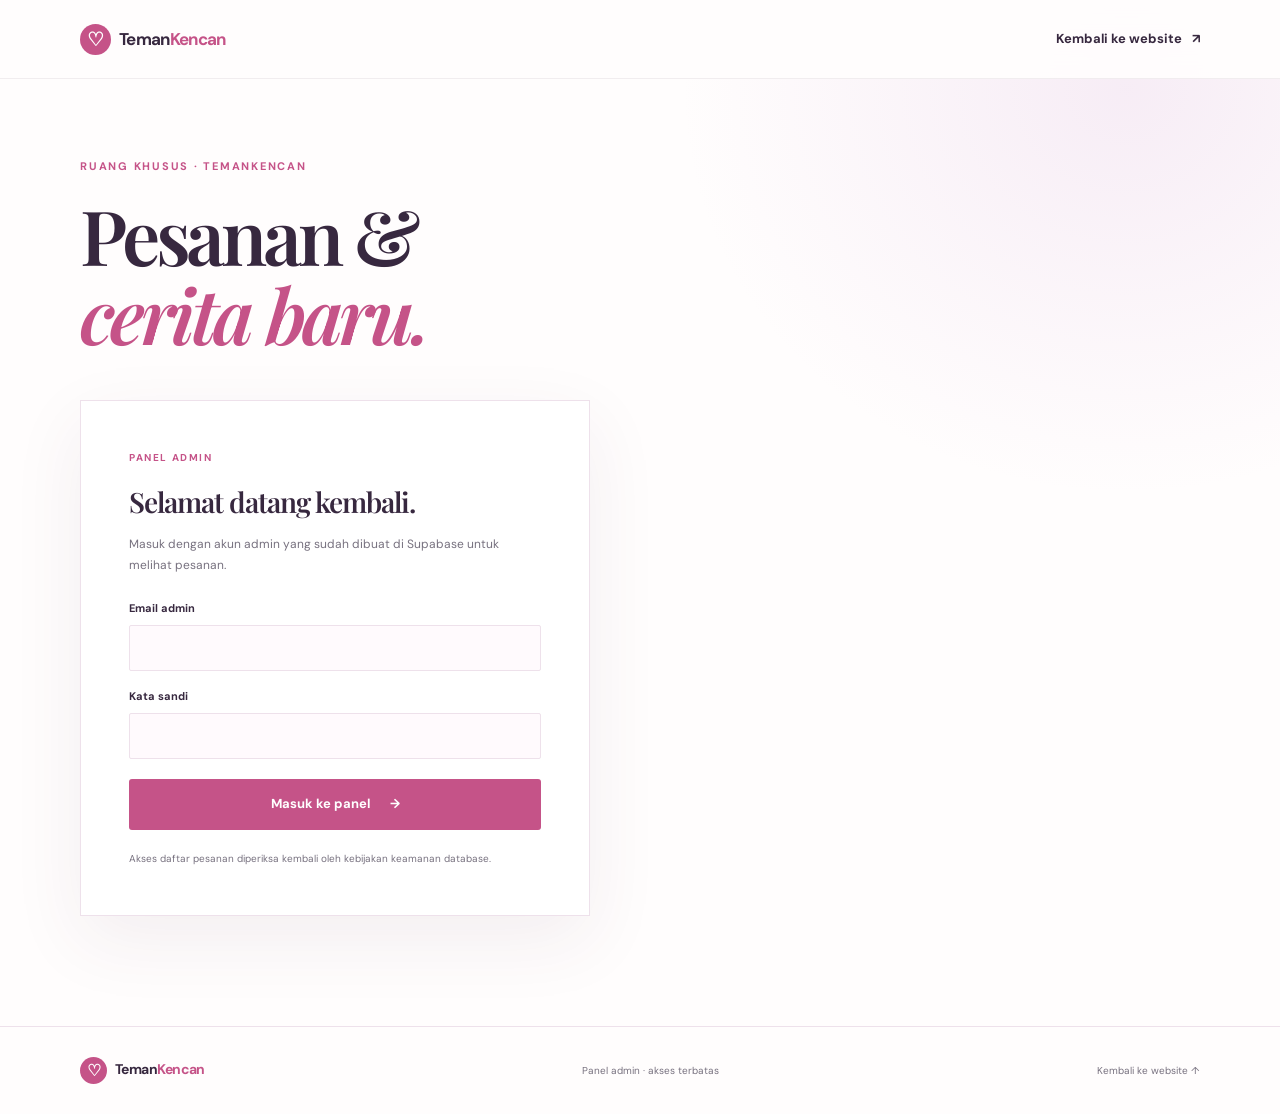
<file: admin.html>
<!DOCTYPE html>
<html lang="id">
<head>
  <meta charset="UTF-8">
  <meta name="viewport" content="width=device-width, initial-scale=1.0">
  <meta name="robots" content="noindex, nofollow">
  <meta name="description" content="Panel pengelolaan pesanan TemanKencan.">
  <title>Admin — TemanKencan</title>
  <link rel="stylesheet" href="style.css">
  <link rel="preconnect" href="https://fonts.googleapis.com">
  <link rel="preconnect" href="https://fonts.gstatic.com" crossorigin>
  <link href="https://fonts.googleapis.com/css2?family=DM+Sans:wght@400;500;600;700&family=Playfair+Display:wght@600;700&display=swap" rel="stylesheet">
</head>
<body class="admin-page">
  <header class="site-header">
    <div class="container nav-wrap">
      <a class="brand" href="index.html" aria-label="Kembali ke TemanKencan">
        <span class="brand-mark" aria-hidden="true">♡</span>
        Teman<span>Kencan</span>
      </a>
      <a class="text-link" href="index.html">Kembali ke website <span aria-hidden="true">↗</span></a>
    </div>
  </header>

  <main class="admin-main container">
    <p class="eyebrow">RUANG KHUSUS · TEMANKENCAN</p>
    <h1 class="admin-title">Pesanan &amp;<br><em>cerita baru.</em></h1>

    <section class="admin-login-panel" data-login-panel>
      <p class="admin-panel-kicker">PANEL ADMIN</p>
      <h2>Selamat datang kembali.</h2>
      <p class="admin-panel-copy">Masuk dengan akun admin yang sudah dibuat di Supabase untuk melihat pesanan.</p>
      <form class="order-form admin-login-form" data-admin-login>
        <div class="form-row">
          <label for="admin-email">Email admin</label>
          <input id="admin-email" name="email" type="email" autocomplete="username" required>
        </div>
        <div class="form-row">
          <label for="admin-password">Kata sandi</label>
          <input id="admin-password" name="password" type="password" autocomplete="current-password" required>
        </div>
        <button class="button button-primary form-submit" type="submit">Masuk ke panel <span aria-hidden="true">→</span></button>
        <p class="admin-feedback" data-login-feedback role="status" aria-live="polite"></p>
      </form>
      <p class="admin-security-note">Akses daftar pesanan diperiksa kembali oleh kebijakan keamanan database.</p>
    </section>

    <section class="admin-dashboard" data-admin-dashboard hidden>
      <div class="admin-dashboard-heading">
        <div>
          <p class="admin-panel-kicker">KOTAK MASUK</p>
          <h2><span data-order-count>00</span> pesanan</h2>
        </div>
        <div class="admin-actions">
          <button class="button button-outline" type="button" data-refresh-orders>Muat ulang</button>
          <button class="button button-outline" type="button" data-admin-logout>Keluar</button>
        </div>
      </div>
      <p class="admin-feedback" data-dashboard-feedback role="status" aria-live="polite"></p>
      <div class="admin-order-list" data-order-list></div>
      <p class="admin-security-note">Data pelanggan bersifat privat. Jaga kredensial admin dan batasi akses perangkat ini.</p>
    </section>
  </main>

  <footer class="site-footer">
    <div class="container footer-inner">
      <a class="brand footer-brand" href="index.html"><span class="brand-mark" aria-hidden="true">♡</span>Teman<span>Kencan</span></a>
      <p>Panel admin · akses terbatas</p>
      <a class="back-top" href="index.html">Kembali ke website ↑</a>
    </div>
  </footer>

  <script src="supabase-config.js"></script>
  <script src="admin.js" defer></script>
</body>
</html>
</file>
<file: style.css>
/* =========================
   1. DASAR & VARIABEL WARNA
   Variabel CSS memudahkan perubahan warna dan jarak secara konsisten.
   ========================= */
:root {
  --ink: #37283f;
  --muted: #77717f;
  --paper: #fffdfd;
  --cream: #fff2f8;
  --rose: #c55388;
  --rose-dark: #a43f72;
  --rose-light: #f9e4ef;
  --line: #eee1eb;
  --purple: #7954b4;
  --gradient: linear-gradient(125deg, #d766a0 0%, #aa68c8 52%, #7859ba 100%);
  --serif: "Playfair Display", Georgia, serif;
  --sans: "DM Sans", Arial, sans-serif;
}

/* Menghapus margin bawaan browser dan membuat ukuran elemen lebih mudah dihitung. */
* {
  box-sizing: border-box;
}

html {
  scroll-behavior: smooth; /* Perpindahan antarbagian terasa halus saat menu diklik. */
  scroll-padding-top: 88px;
}

body {
  margin: 0;
  color: var(--ink);
  background: var(--paper);
  font-family: var(--sans);
  font-size: 15px;
  line-height: 1.7;
}

a {
  color: inherit;
  text-decoration: none;
}

button,
input,
select,
textarea {
  font: inherit; /* Kontrol formulir mengikuti font yang dipakai halaman. */
}

.container {
  width: min(1120px, calc(100% - 48px));
  margin-inline: auto;
}

.section-pad {
  padding-block: 112px;
}

.eyebrow {
  margin: 0 0 19px;
  color: var(--rose);
  font-size: 11px;
  font-weight: 700;
  letter-spacing: .16em;
  text-transform: uppercase;
}

.section-heading h2,
.order-copy h2 {
  margin: 0;
  font-family: var(--serif);
  font-size: clamp(38px, 5vw, 56px);
  font-weight: 600;
  letter-spacing: -.045em;
  line-height: 1.12;
}

.section-heading h2 em,
.order-copy h2 em {
  color: var(--rose);
  font-weight: 600;
}

/* =========================
   2. HEADER & TOMBOL
   ========================= */
.site-header {
  position: sticky; /* Header tetap terlihat saat pengunjung menggulir halaman. */
  z-index: 10;
  top: 0;
  border-bottom: 1px solid rgb(55 40 63 / 7%);
  background: rgb(255 253 253 / 94%);
  backdrop-filter: blur(12px);
}

.nav-wrap,
.main-nav,
.brand {
  display: flex;
  align-items: center;
}

.nav-wrap {
  min-height: 78px;
  justify-content: space-between;
}

.brand {
  gap: 8px;
  font-size: 17px;
  font-weight: 700;
  letter-spacing: -.04em;
}

.brand > span:last-child {
  margin-left: -8px;
  color: var(--rose);
}

.brand-mark {
  display: grid;
  width: 31px;
  height: 31px;
  place-items: center;
  border-radius: 50%;
  color: white;
  background: var(--rose);
  font-size: 19px;
}

.main-nav {
  gap: 35px;
  font-size: 13px;
  font-weight: 600;
}

.main-nav a:not(.nav-cta) {
  transition: color .2s ease;
}

.main-nav a:not(.nav-cta):hover,
.text-link:hover,
.back-top:hover {
  color: var(--rose);
}

.main-nav .nav-cta {
  padding: 10px 17px;
  border: 1px solid var(--line);
  border-radius: 3px;
  transition: background .2s ease, color .2s ease, border-color .2s ease;
}

.main-nav .nav-cta:hover {
  border-color: var(--rose);
  color: white;
  background: var(--rose);
}

.nav-cta span {
  margin-left: 9px;
}

.button {
  display: inline-flex;
  min-height: 51px;
  align-items: center;
  justify-content: center;
  gap: 20px;
  padding: 0 22px;
  border: 1px solid transparent;
  border-radius: 3px;
  cursor: pointer;
  font-size: 13px;
  font-weight: 700;
  transition: transform .2s ease, background .2s ease, color .2s ease;
}

.button:hover {
  transform: translateY(-2px);
}

.button-primary {
  color: white;
  background: var(--rose);
}

.button-primary:hover {
  background: var(--rose-dark);
}

.button-outline {
  border-color: #e5d5e2;
  color: var(--ink);
  background: transparent;
}

.button-outline:hover {
  border-color: var(--rose);
  color: var(--rose);
}

/* =========================
   3. HOME / HERO
   Ilustrasi potret di sisi kanan dibentuk dari beberapa elemen CSS.
   ========================= */
.hero {
  position: relative;
  overflow: hidden;
  background:
    radial-gradient(ellipse at 79% 35%, rgb(188 119 205 / 14%), transparent 35%),
    linear-gradient(115deg, #fff4f8 0%, #fff9fc 53%, #f3edfb 100%);
}

.hero-grid {
  display: grid;
  min-height: 620px;
  align-items: center;
  grid-template-columns: 1fr .86fr;
  gap: 70px;
  padding-block: 64px 88px;
}

.hero-copy {
  max-width: 530px;
  padding-bottom: 14px;
}

.eyebrow-dot {
  display: inline-block;
  width: 7px;
  height: 7px;
  margin-right: 8px;
  border-radius: 50%;
  background: var(--rose);
  vertical-align: 1px;
}

.hero h1 {
  max-width: 560px;
  margin: 0;
  font-family: var(--serif);
  font-size: clamp(48px, 6.2vw, 75px);
  font-weight: 600;
  letter-spacing: -.055em;
  line-height: 1.08;
}

.hero h1 em {
  color: var(--rose);
  font-weight: 600;
}

.hero-description {
  max-width: 445px;
  margin: 25px 0 29px;
  color: var(--muted);
  font-size: 15px;
  line-height: 1.85;
}

.hero-actions {
  display: flex;
  align-items: center;
  gap: 27px;
}

.text-link {
  font-size: 13px;
  font-weight: 700;
  transition: color .2s ease;
}

.text-link span {
  margin-left: 7px;
}

.hero-note {
  display: flex;
  align-items: center;
  gap: 12px;
  margin-top: 52px;
}

.note-icon {
  display: grid;
  width: 35px;
  height: 35px;
  place-items: center;
  border: 1px solid #ead2e1;
  border-radius: 50%;
  color: var(--rose);
}

.hero-note p {
  margin: 0;
  color: var(--muted);
  font-size: 12px;
}

.hero-note strong {
  color: var(--ink);
}

.hero-art {
  position: relative;
  display: grid;
  min-height: 470px;
  place-items: center;
}

.art-sun {
  position: absolute;
  top: 17px;
  right: 15px;
  width: 360px;
  height: 360px;
  border-radius: 50%;
  background: linear-gradient(145deg, #f1c5d9, #d8c5ed);
}

.art-card {
  position: relative;
  z-index: 1;
  display: flex;
  width: min(335px, 78%);
  height: 424px;
  flex-direction: column;
  justify-content: space-between;
  padding: 21px;
  overflow: hidden;
  border: 1px solid rgb(255 255 255 / 60%);
  border-radius: 170px 170px 2px 2px;
  background: #603c70;
  box-shadow: 0 35px 85px rgb(79 45 91 / 22%);
  transform: rotate(1deg);
}

.art-topline {
  z-index: 2;
  display: flex;
  justify-content: space-between;
  color: white;
  font-size: 9px;
  font-weight: 700;
  letter-spacing: .13em;
}

.portrait {
  position: absolute;
  inset: 10px 10px 10px;
  overflow: hidden;
  border-radius: 160px 160px 1px 1px;
  background:
    radial-gradient(ellipse at 76% 25%, rgb(255 229 238 / 72%), transparent 20%),
    linear-gradient(155deg, #a8669d 0%, #e8b7cc 52%, #a579b4 100%);
}

.portrait-hair {
  position: absolute;
  top: 62px;
  left: 50%;
  width: 155px;
  height: 190px;
  border-radius: 48% 48% 35% 35%;
  background: #493346;
  box-shadow: 0 9px 24px rgb(45 35 29 / 18%);
  transform: translateX(-50%) rotate(-4deg);
}

.portrait-face {
  position: absolute;
  top: 89px;
  left: 50%;
  width: 111px;
  height: 143px;
  border-radius: 44% 44% 48% 48%;
  background: #d5aa83;
  transform: translateX(-50%) rotate(-4deg);
}

.portrait-face::before,
.portrait-face::after {
  position: absolute;
  top: 66px;
  width: 5px;
  height: 3px;
  border-radius: 50%;
  background: #44342f;
  content: "";
}

.portrait-face::before {
  left: 29px;
}

.portrait-face::after {
  right: 29px;
}

.portrait-neck {
  position: absolute;
  top: 206px;
  left: 50%;
  width: 47px;
  height: 66px;
  background: #cc9c74;
  transform: translateX(-50%);
}

.portrait-body {
  position: absolute;
  bottom: -71px;
  left: 50%;
  width: 250px;
  height: 190px;
  border-radius: 48% 48% 0 0;
  background: #714e78;
  transform: translateX(-50%);
}

.portrait-flower {
  position: absolute;
  top: 112px;
  left: calc(50% + 49px);
  color: #d8bd80;
  font-size: 31px;
  transform: rotate(15deg);
}

.art-caption {
  position: relative;
  z-index: 2;
  display: flex;
  flex-direction: column;
  gap: 4px;
  color: white;
}

.caption-tag {
  font-size: 8px;
  font-weight: 700;
  letter-spacing: .17em;
}

.caption-name {
  font-family: var(--serif);
  font-size: 19px;
}

.floating-note {
  position: absolute;
  z-index: 2;
  right: -6px;
  bottom: 64px;
  padding: 12px 16px;
  border: 1px solid rgb(255 255 255 / 65%);
  border-radius: 2px;
  background: var(--paper);
  box-shadow: 0 12px 30px rgb(41 37 34 / 8%);
  font-size: 11px;
  font-weight: 600;
  transform: rotate(-3deg);
}

.floating-note span {
  margin-right: 7px;
  color: var(--rose);
}

.sparkle {
  position: absolute;
  color: var(--rose);
}

.sparkle-one {
  top: 43px;
  left: 26px;
  font-size: 25px;
}

.sparkle-two {
  right: 16px;
  top: 80px;
  font-size: 20px;
}

.hero-bottom {
  display: flex;
  justify-content: space-between;
  padding-block: 17px;
  border-top: 1px solid #eadfea;
  color: #79717d;
  font-size: 9px;
  font-weight: 700;
  letter-spacing: .13em;
}

/* =========================
   4. PROFIL / FEATURED COMPANY
   Foto memakai object-fit agar tetap rapi di berbagai ukuran layar.
   ========================= */
.profile-intro {
  margin-bottom: 43px;
}

.profile-intro h2 {
  margin: 0;
  font-family: var(--serif);
  font-size: clamp(42px, 5vw, 58px);
  font-weight: 600;
  letter-spacing: -.05em;
  line-height: 1.08;
}

.profile-intro h2 em {
  color: var(--rose);
}

.profile-grid {
  display: grid;
  align-items: center;
  grid-template-columns: minmax(280px, .8fr) 1fr;
  gap: clamp(45px, 8vw, 100px);
}

.profile-portrait {
  position: relative;
  width: 100%;
  max-width: 420px;
  aspect-ratio: 4 / 5;
  margin: 0;
  overflow: hidden;
  background: #ead5e2;
  box-shadow: 18px 18px 0 #f4e9f2;
}

.profile-portrait::after {
  position: absolute;
  inset: 45% 0 0;
  background: linear-gradient(transparent, rgb(24 29 25 / 68%));
  content: "";
  pointer-events: none;
}

.profile-image {
  display: block;
  width: 100%;
  height: 100%;
  object-fit: cover;
  object-position: center 37%;
  transition: transform .7s cubic-bezier(.2, .65, .3, 1);
}

.profile-portrait:hover .profile-image {
  transform: scale(1.035);
}

.portrait-caption {
  position: absolute;
  z-index: 1;
  right: 27px;
  bottom: 25px;
  left: 27px;
  display: flex;
  flex-direction: column;
  color: white;
}

.portrait-caption > span {
  margin-bottom: 3px;
  font-size: 9px;
  font-weight: 700;
  letter-spacing: .18em;
}

.portrait-caption strong {
  font-family: var(--serif);
  font-size: 36px;
  font-weight: 600;
  letter-spacing: -.03em;
}

.portrait-caption strong span {
  color: #e2c994;
  font-family: var(--sans);
  font-size: 17px;
  vertical-align: 7px;
}

.portrait-index {
  position: absolute;
  z-index: 1;
  top: 18px;
  left: 19px;
  padding: 6px 9px;
  color: var(--ink);
  background: rgb(251 250 246 / 89%);
  font-size: 9px;
  font-weight: 700;
  letter-spacing: .11em;
}

.profile-content {
  max-width: 520px;
  padding-block: 10px;
}

.profile-kicker {
  margin: 0 0 13px;
  color: var(--rose);
  font-size: 9px;
  font-weight: 700;
  letter-spacing: .17em;
}

.profile-content h3 {
  margin: 0;
  font-family: var(--serif);
  font-size: clamp(27px, 3.1vw, 36px);
  font-weight: 600;
  letter-spacing: -.035em;
  line-height: 1.22;
}

.profile-description {
  margin: 17px 0 22px;
  color: var(--muted);
  font-size: 12px;
  line-height: 1.9;
}

.profile-tags {
  display: flex;
  flex-wrap: wrap;
  gap: 8px;
  margin-bottom: 27px;
}

.profile-tags span {
  padding: 7px 11px;
  border: 1px solid var(--line);
  color: #62596a;
  background: #fffafd;
  font-size: 9px;
  font-weight: 600;
}

.profile-details {
  display: grid;
  border-top: 1px solid var(--line);
}

.profile-detail {
  display: flex;
  align-items: center;
  gap: 15px;
  padding-block: 13px;
  border-bottom: 1px solid var(--line);
}

.detail-number {
  color: var(--rose);
  font-size: 9px;
  font-weight: 700;
}

.profile-detail div {
  display: flex;
  flex-direction: column;
}

.profile-detail strong {
  font-family: var(--serif);
  font-size: 14px;
  font-weight: 600;
}

.profile-detail small {
  color: var(--muted);
  font-size: 10px;
}

.profile-cta {
  margin-top: 25px;
}

/* =========================
   5. PRICE
   ========================= */
.pricing {
  background: linear-gradient(155deg, #fff5f8 0%, #fbf5fc 54%, #f4effb 100%);
}

.pricing-heading {
  display: flex;
  align-items: end;
  justify-content: space-between;
  margin-bottom: 43px;
}

.pricing-intro {
  margin: 0 0 5px;
  color: var(--muted);
  font-size: 13px;
  line-height: 1.8;
}

.price-grid {
  display: grid;
  align-items: stretch;
  grid-template-columns: repeat(4, minmax(0, 1fr));
  gap: 14px;
}

.price-card {
  position: relative;
  display: flex;
  min-height: 386px;
  flex-direction: column;
  padding: 31px 27px 26px;
  border: 1px solid #eee1eb;
  box-shadow: 0 12px 38px rgb(83 49 76 / 5%);
  background: var(--paper);
}

.price-card-featured {
  border-color: var(--rose);
  box-shadow: 0 18px 45px rgb(83 49 76 / 10%);
}

.price-card-staycation {
  overflow: hidden;
  border: 0;
  color: white;
  background: var(--gradient);
  box-shadow: 0 20px 48px rgb(133 78 159 / 20%);
}

.price-card-staycation::after {
  position: absolute;
  right: -47px;
  bottom: -85px;
  width: 190px;
  height: 190px;
  border: 1px solid rgb(255 255 255 / 20%);
  border-radius: 50%;
  box-shadow: 0 0 0 18px rgb(255 255 255 / 5%), 0 0 0 38px rgb(255 255 255 / 4%);
  content: "";
  pointer-events: none;
}

.price-card-staycation .popular-label {
  color: #71467d;
  background: #fff2f8;
}

.price-card-staycation .plan-label,
.price-card-staycation .price-amount span {
  color: rgb(255 255 255 / 78%);
}

.price-card-staycation .plan-description,
.price-card-staycation .plan-features {
  color: rgb(255 255 255 / 88%);
}

.price-card-staycation .price-amount {
  border-color: rgb(255 255 255 / 27%);
  font-size: clamp(22px, 2.2vw, 28px);
}

.price-card-staycation .plan-features span {
  color: #ffe5c5;
}

.button-light {
  position: relative;
  z-index: 1;
  color: #70447d;
  background: white;
}

.button-light:hover {
  color: #553161;
  background: #fff1f7;
}

.popular-label {
  position: absolute;
  top: 0;
  right: 0;
  padding: 7px 11px;
  color: white;
  background: var(--rose);
  font-size: 8px;
  font-weight: 700;
  letter-spacing: .1em;
}

.plan-label {
  margin: 0 0 12px;
  color: var(--rose);
  font-size: 9px;
  font-weight: 700;
  letter-spacing: .13em;
}

.price-card h3 {
  margin: 0;
  font-family: var(--serif);
  font-size: 24px;
  font-weight: 600;
  letter-spacing: -.03em;
}

.plan-description {
  min-height: 45px;
  margin: 8px 0 18px;
  color: var(--muted);
  font-size: 11px;
  line-height: 1.7;
}

.price-amount {
  margin: 0;
  padding-bottom: 19px;
  border-bottom: 1px solid var(--line);
  font-family: var(--serif);
  font-size: 31px;
  font-weight: 600;
  letter-spacing: -.04em;
}

.price-amount span {
  margin-left: 5px;
  color: var(--muted);
  font-family: var(--sans);
  font-size: 10px;
  font-weight: 500;
  letter-spacing: 0;
}

.plan-features {
  display: grid;
  gap: 11px;
  margin: 19px 0 23px;
  padding: 0;
  list-style: none;
  color: #62596a;
  font-size: 11px;
}

.plan-features span {
  margin-right: 9px;
  color: var(--rose);
  font-weight: 700;
}

.price-card .button {
  width: 100%;
  min-height: 46px;
  margin-top: auto;
  font-size: 11px;
}

.price-footnote {
  margin: 20px 0 0;
  color: var(--muted);
  font-size: 10px;
}

/* =========================
   6. ORDER / FORM
   ========================= */
.order {
  background:
    radial-gradient(ellipse at 0% 100%, rgb(208 132 187 / 12%), transparent 36%),
    linear-gradient(145deg, #fff8fb, #f7f3fb);
}

.order-grid {
  display: grid;
  grid-template-columns: .8fr 1fr;
  gap: 100px;
}

.order-copy > p:not(.eyebrow) {
  max-width: 385px;
  margin: 22px 0 32px;
  color: var(--muted);
  font-size: 13px;
  line-height: 1.9;
}

.order-contact {
  display: flex;
  align-items: center;
  gap: 13px;
}

.order-contact > span {
  display: grid;
  width: 42px;
  height: 42px;
  place-items: center;
  border-radius: 50%;
  color: var(--rose);
  background: var(--rose-light);
  font-size: 18px;
}

.order-contact div {
  display: flex;
  flex-direction: column;
}

.order-contact strong {
  font-size: 12px;
}

.order-contact small {
  color: var(--muted);
  font-size: 10px;
}

.order-form {
  padding: 34px;
  border: 1px solid var(--line);
  background: white;
  box-shadow: 0 24px 65px rgb(83 49 76 / 7%);
}

.form-row {
  display: flex;
  flex-direction: column;
  gap: 7px;
  margin-bottom: 19px;
}

.form-row label {
  font-size: 11px;
  font-weight: 700;
}

.form-row label span {
  color: var(--muted);
  font-weight: 400;
}

.form-row input,
.form-row select,
.form-row textarea {
  width: 100%;
  min-height: 46px;
  padding: 11px 13px;
  border: 1px solid #eee1eb;
  border-radius: 2px;
  outline: none;
  color: var(--ink);
  background: #fffafd;
  font-size: 11px;
  transition: border-color .2s ease, box-shadow .2s ease;
}

.form-row textarea {
  min-height: 89px;
  resize: vertical;
}

.form-row input:focus,
.form-row select:focus,
.form-row textarea:focus {
  border-color: var(--rose);
  box-shadow: 0 0 0 3px rgb(197 83 136 / 13%);
}

.form-row input::placeholder,
.form-row textarea::placeholder {
  color: #aaa19a;
}

.form-submit {
  width: 100%;
}

.form-disclaimer {
  margin: 12px 0 0;
  color: var(--muted);
  font-size: 9px;
  text-align: center;
}

.form-feedback {
  min-height: 0;
  margin: 10px 0 0;
  font-size: 11px;
  text-align: center;
}

.form-feedback-success {
  color: #356b4a;
}

.form-feedback-error {
  color: #9a433d;
}

.button:disabled {
  cursor: not-allowed;
  opacity: .58;
  transform: none;
}

.website-trap {
  position: absolute;
  width: 1px;
  height: 1px;
  overflow: hidden;
  clip-path: inset(50%);
  white-space: nowrap;
}

.footer-admin-link {
  margin-left: -7px;
}

/* =========================
   7. FOOTER
   ========================= */
.site-footer {
  border-top: 1px solid var(--line);
  background: var(--paper);
}

.footer-inner {
  display: flex;
  min-height: 87px;
  align-items: center;
  justify-content: space-between;
  gap: 20px;
}

.footer-brand {
  font-size: 14px;
}

.footer-brand .brand-mark {
  width: 27px;
  height: 27px;
  font-size: 16px;
}

.footer-inner p,
.back-top {
  margin: 0;
  color: var(--muted);
  font-size: 10px;
}

.back-top {
  transition: color .2s ease;
}

/* =========================
   8. PANEL ADMIN
   Halaman admin berbagi palet visual tetapi memiliki ruang yang terpisah.
   ========================= */
.admin-page {
  min-height: 100vh;
  background:
    radial-gradient(ellipse at 88% 8%, rgb(206 156 209 / 17%), transparent 28%),
    var(--paper);
}

.admin-main {
  min-height: calc(100vh - 166px);
  padding-block: 78px 110px;
}

.admin-title {
  margin: 0 0 47px;
  font-family: var(--serif);
  font-size: clamp(48px, 7vw, 76px);
  font-weight: 600;
  letter-spacing: -.055em;
  line-height: 1.04;
}

.admin-title em {
  color: var(--rose);
}

.admin-login-panel {
  max-width: 510px;
  padding: clamp(26px, 5vw, 48px);
  border: 1px solid var(--line);
  background: white;
  box-shadow: 0 24px 70px rgb(83 49 76 / 7%);
}

.admin-panel-kicker {
  margin: 0 0 12px;
  color: var(--rose);
  font-size: 10px;
  font-weight: 700;
  letter-spacing: .16em;
}

.admin-login-panel h2,
.admin-dashboard-heading h2 {
  margin: 0;
  font-family: var(--serif);
  font-size: 28px;
  font-weight: 600;
  letter-spacing: -.035em;
}

.admin-panel-copy {
  margin: 9px 0 24px;
  color: var(--muted);
  font-size: 12px;
}

.admin-login-form {
  padding: 0;
  border: 0;
  box-shadow: none;
}

.admin-login-form .form-row {
  margin-bottom: 16px;
}

.admin-login-form .form-submit {
  margin-top: 4px;
}

.admin-feedback {
  min-height: 0;
  margin: 12px 0 0;
  color: var(--muted);
  font-size: 11px;
}

.admin-feedback-error {
  color: #9a433d;
}

.admin-feedback-success {
  color: #356b4a;
}

.admin-security-note {
  margin: 20px 0 0;
  color: var(--muted);
  font-size: 10px;
}

.admin-dashboard {
  max-width: 850px;
}

.admin-dashboard-heading {
  display: flex;
  align-items: end;
  justify-content: space-between;
  gap: 20px;
  margin-bottom: 24px;
  padding-bottom: 22px;
  border-bottom: 1px solid var(--line);
}

.admin-dashboard-heading h2 span {
  color: var(--rose);
}

.admin-actions {
  display: flex;
  gap: 9px;
}

.admin-actions .button {
  min-height: 42px;
  padding-inline: 15px;
  font-size: 11px;
}

.admin-order-list {
  display: grid;
  gap: 12px;
}

.admin-order-card {
  padding: 23px 26px;
  border: 1px solid var(--line);
  background: white;
  box-shadow: 0 10px 32px rgb(83 49 76 / 4%);
}

.admin-order-header {
  display: flex;
  align-items: baseline;
  justify-content: space-between;
  gap: 16px;
}

.admin-order-header h2 {
  margin: 0;
  font-family: var(--serif);
  font-size: 20px;
  font-weight: 600;
}

.admin-order-header time {
  color: var(--muted);
  font-size: 10px;
}

.admin-order-email {
  display: inline-block;
  margin-top: 3px;
  color: var(--muted);
  font-size: 11px;
}

.admin-order-email:hover {
  color: var(--rose-dark);
}

.admin-order-package {
  display: table;
  margin: 14px 0 0;
  padding: 5px 10px;
  color: var(--rose-dark);
  background: #f9eaf2;
  font-size: 10px;
  font-weight: 700;
}

.admin-order-notes {
  margin: 13px 0 0;
  padding-top: 12px;
  border-top: 1px solid var(--line);
  color: var(--muted);
  font-size: 12px;
  white-space: pre-wrap;
  overflow-wrap: anywhere;
}

/* =========================
   9. RESPONSIVE
   Aturan media query menyesuaikan tata letak saat lebar layar mengecil.
   ========================= */
@media (max-width: 900px) {
  .section-pad {
    padding-block: 85px;
  }

  .hero-grid {
    min-height: auto;
    grid-template-columns: 1fr .8fr;
    gap: 25px;
  }

  .hero-art {
    min-height: 410px;
  }

  .art-card {
    height: 370px;
  }

  .art-sun {
    width: 290px;
    height: 290px;
  }

  .profile-grid,
  .order-grid {
    gap: 55px;
  }

  .profile-portrait {
    max-width: 350px;
  }

  .price-card {
    padding-inline: 20px;
  }

  .price-grid {
    grid-template-columns: repeat(2, minmax(0, 1fr));
  }
}

@media (max-width: 680px) {
  .container {
    width: min(100% - 36px, 500px);
  }

  .section-pad {
    padding-block: 72px;
  }

  .nav-wrap {
    min-height: 68px;
  }

  .brand {
    gap: 6px;
    font-size: 15px;
  }

  .brand > span:last-child {
    margin-left: -6px;
  }

  .brand-mark {
    width: 27px;
    height: 27px;
    font-size: 16px;
  }

  .main-nav {
    gap: 15px;
    font-size: 11px;
  }

  .main-nav .nav-cta {
    padding: 7px 10px;
  }

  .nav-cta span {
    margin-left: 3px;
  }

  .hero-grid {
    grid-template-columns: 1fr;
    gap: 13px;
    padding-block: 62px 35px;
  }

  .hero h1 {
    max-width: 480px;
    font-size: clamp(49px, 12vw, 68px);
  }

  .hero-description {
    max-width: 480px;
    margin-block: 19px 24px;
    font-size: 13px;
  }

  .hero-note {
    margin-top: 29px;
  }

  .hero-art {
    min-height: 390px;
    margin-top: 4px;
  }

  .art-card {
    width: 265px;
    height: 352px;
  }

  .art-sun {
    top: 8px;
    right: calc(50% - 165px);
    width: 285px;
    height: 285px;
  }

  .floating-note {
    right: 2px;
    bottom: 43px;
  }

  .sparkle-one {
    left: 12px;
  }

  .sparkle-two {
    right: 3px;
  }

  .hero-bottom {
    font-size: 7px;
    letter-spacing: .09em;
  }

  .profile-grid,
  .order-grid {
    grid-template-columns: 1fr;
    gap: 28px;
  }

  .profile-intro {
    margin-bottom: 31px;
  }

  .profile-portrait {
    max-width: 430px;
    margin-inline: auto;
  }

  .profile-content {
    max-width: 100%;
  }

  .pricing-heading {
    align-items: start;
    flex-direction: column;
    gap: 17px;
    margin-bottom: 30px;
  }

  .price-grid {
    max-width: 430px;
    margin-inline: auto;
    grid-template-columns: 1fr;
    gap: 15px;
  }

  .price-card {
    min-height: 365px;
    padding-inline: 26px;
  }

  .order-form {
    padding: 25px 20px;
  }

  .footer-inner {
    min-height: 100px;
    flex-wrap: wrap;
    justify-content: space-between;
    padding-block: 18px;
    row-gap: 10px;
  }

  .footer-inner p {
    order: 3;
    width: 100%;
    text-align: center;
  }

  .admin-main {
    min-height: calc(100vh - 168px);
    padding-block: 58px 76px;
  }

  .admin-title {
    margin-bottom: 33px;
  }

  .admin-dashboard-heading {
    align-items: start;
    flex-direction: column;
  }
}

/* Pada layar sangat kecil, beri ruang lebih besar untuk setiap tautan navigasi. */
@media (max-width: 380px) {
  .container {
    width: calc(100% - 28px);
  }

  .main-nav {
    gap: 10px;
    font-size: 10px;
  }

  .main-nav .nav-cta {
    padding-inline: 8px;
  }
}

/* Menghormati pengaturan perangkat bagi pengguna yang mengurangi animasi. */
@media (prefers-reduced-motion: reduce) {
  *,
  *::before,
  *::after {
    scroll-behavior: auto !important;
    transition-duration: .01ms !important;
  }
}
</file>
